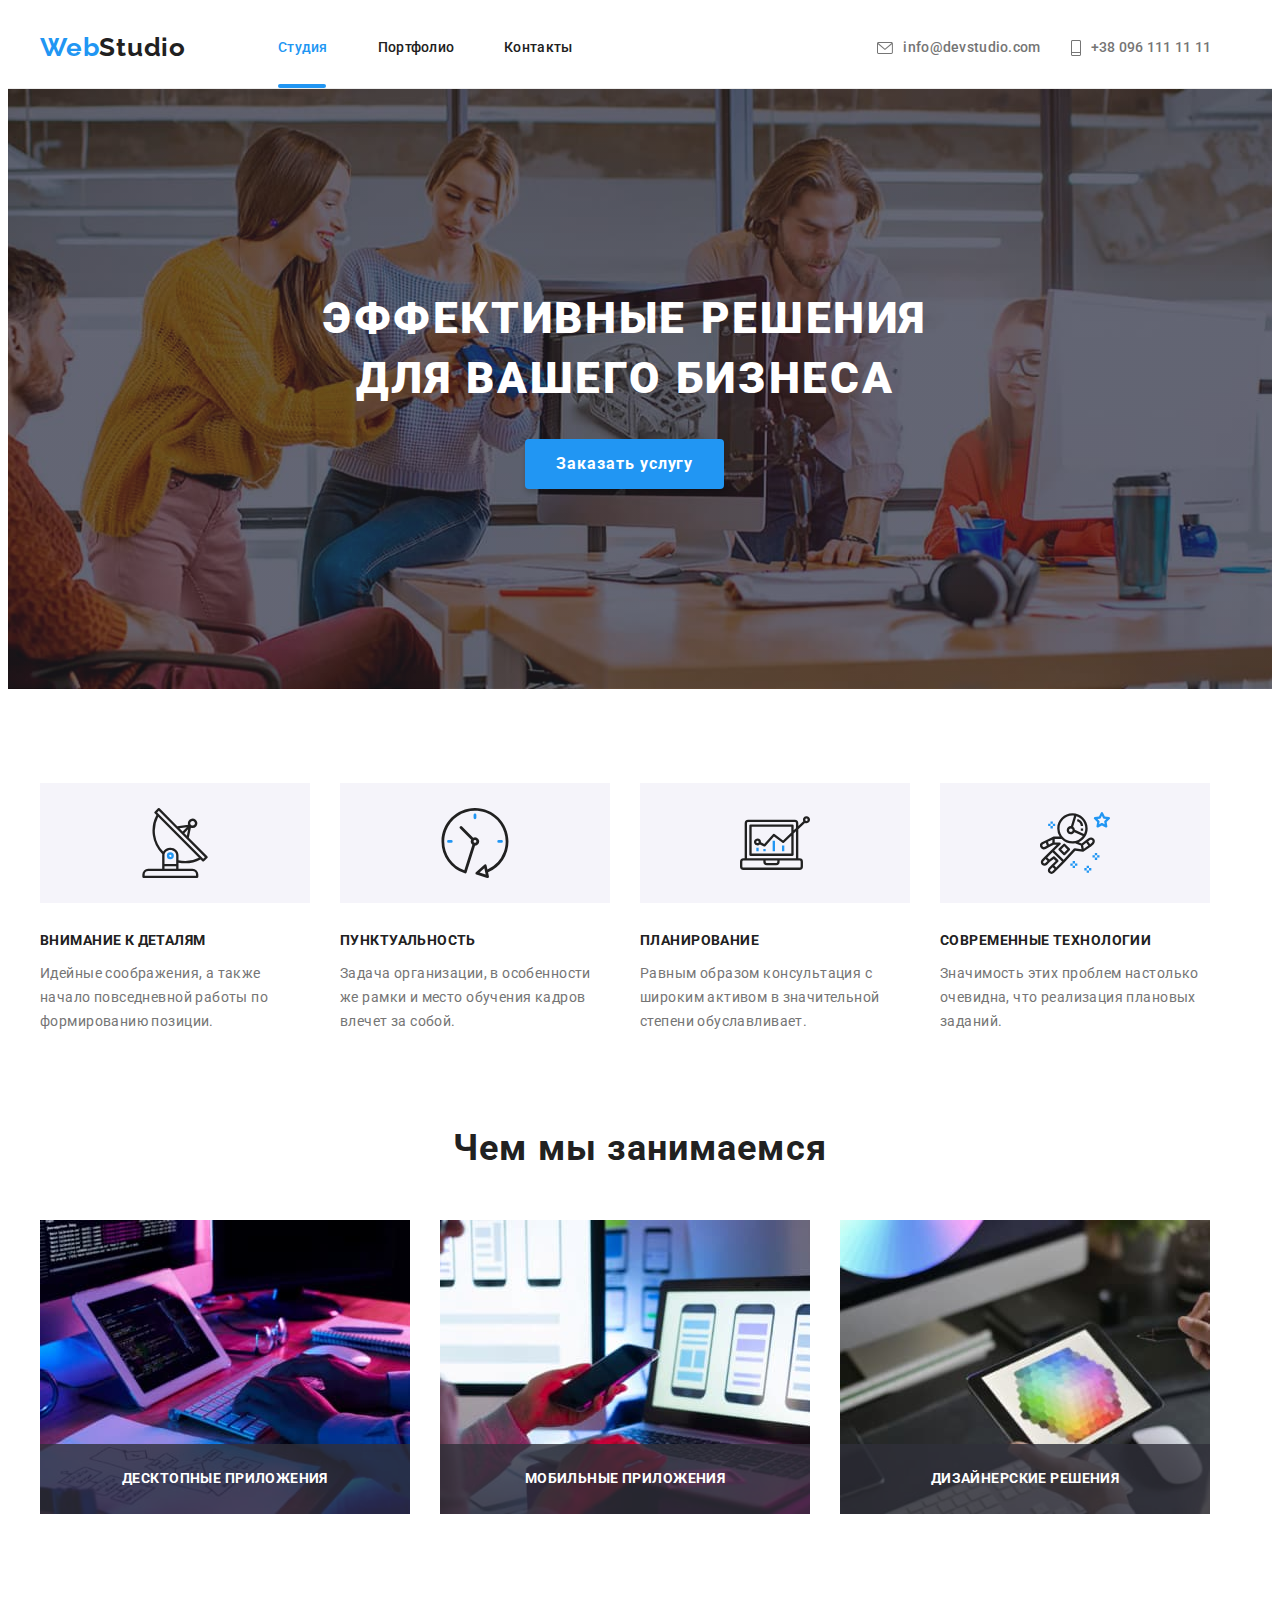
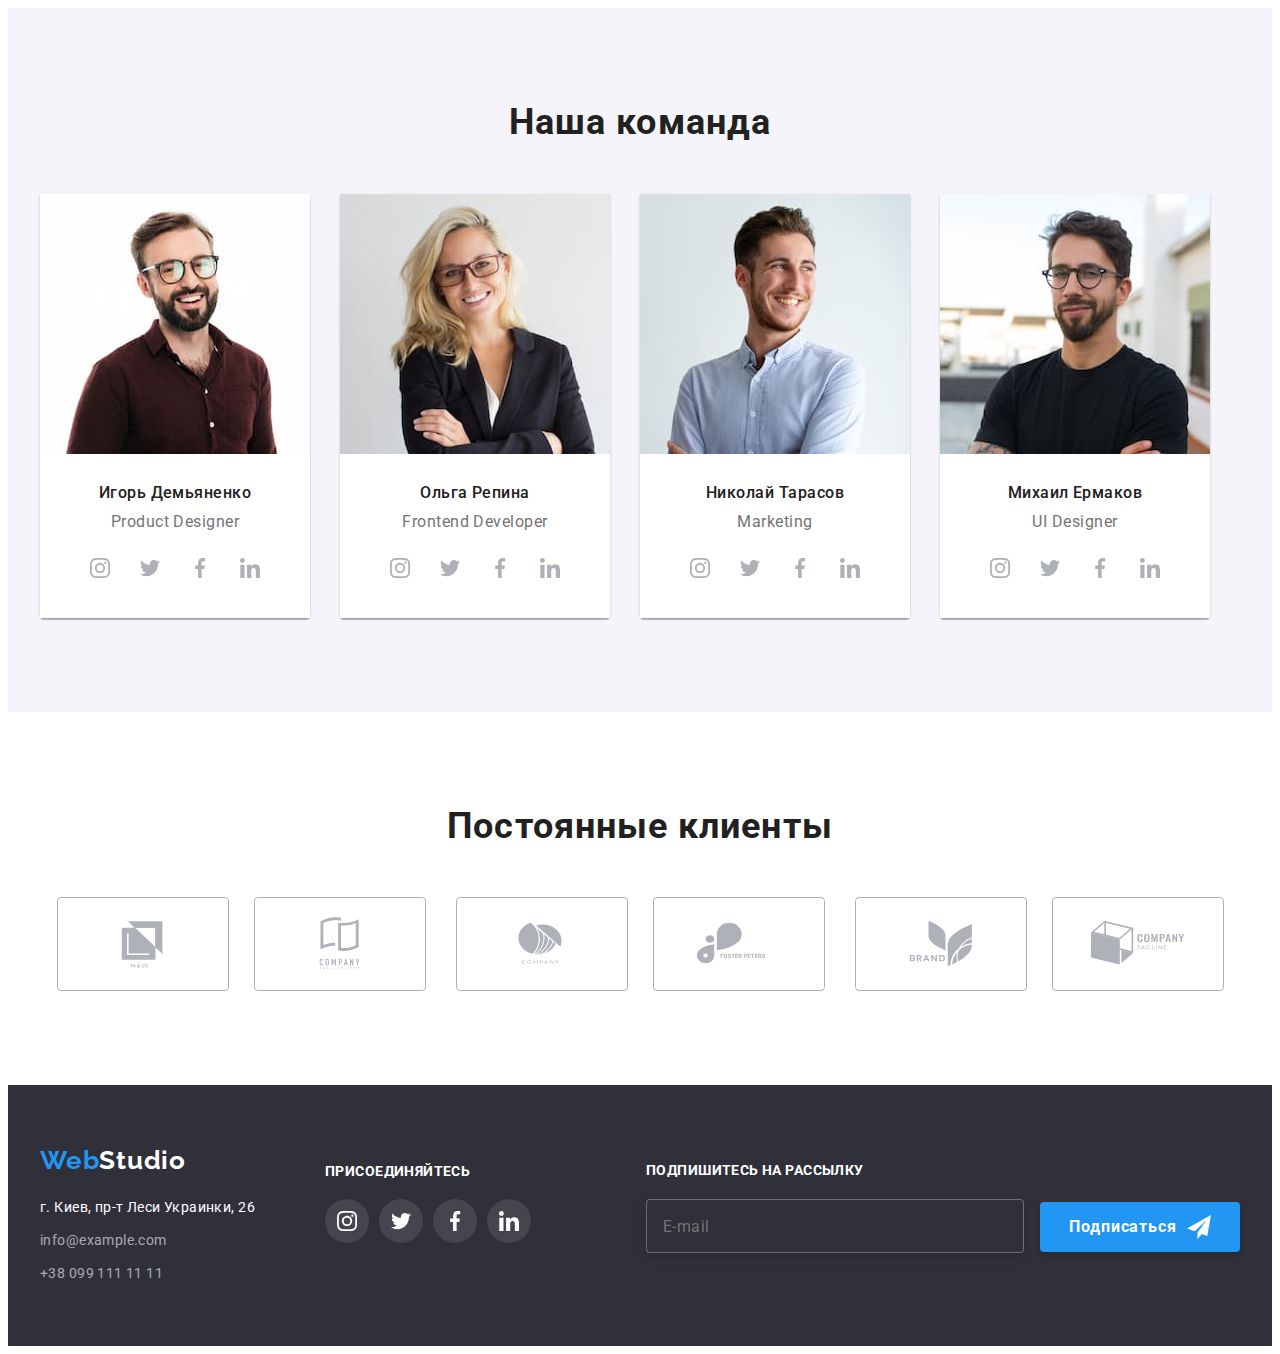
<file: index.html>
<!DOCTYPE html>
<html lang="ru">

<head>
    <meta charset="UTF-8">
    <meta http-equiv="X-UA-Compatible" content="IE=edge">
    <meta name="viewport" content="width=device-width, initial-scale=1.0">
    <title>WebStudio</title>
    <link rel="stylesheet" href="./css/main.min.css">
    <link rel="preconnect" href="https://fonts.googleapis.com">
    <link rel="preconnect" href="https://fonts.gstatic.com" crossorigin>
    <link href="https://fonts.googleapis.com/css2?family=Raleway:wght@700&family=Roboto:wght@400;500;700;900&display=swap"
        rel="stylesheet">
    <link rel="stylesheet" href="https://cdnjs.cloudflare.com/ajax/libs/modern-normalize/1.1.0/modern-normalize.min.css"
        integrity="sha512-wpPYUAdjBVSE4KJnH1VR1HeZfpl1ub8YT/NKx4PuQ5NmX2tKuGu6U/JRp5y+Y8XG2tV+wKQpNHVUX03MfMFn9Q=="
        crossorigin="anonymous" referrerpolicy="no-referrer" />
</head>

<body>
    <!-- Шапка сторінки -->
    <header class="page-header">
        <div class="container">
        <div class="header-style">
        <nav class="header-nav">
            <a href="index.html" class="page-header__logo"><span class="page-header__logo-color">Web</span>Studio</a>
            <ul class="page-header-list">
                <li class="page-header-list__item"><a href="./index.html" class="header-list__link current">Студия</a></li>
                <li class="page-header-list__item"><a href="./portfolio.html" class="header-list__link">Портфолио</a></li>
                <li class="page-header-list__item"><a href="" class="header-list__link">Контакты</a></li>
            </ul>
        </nav>  
        <ul class="header-right-list">
            <li class="header-right__item"> 
                <a class="header-right__link" href="mailto:info@devstudio.com">
                    <svg class="header-right__icon" width='16' height='12'><use href="./images/icons.svg#icon-email"></use></svg> info@devstudio.com</a>
            </li>
            <li class="header-right__item">
                <a class="header-right__link" href="tel:+380961111111">
                    <svg class="header-right__icon" width='10' height='16'><use href="./images/icons.svg#icon-phone"></use></svg> +38 096 111 11 11</a>
            </li>
        </ul>
        </div>
        <button class="menu-open" data-menu-open>
            <svg class="menu-open__icon" width='24' height='16'>
                <use href="./images/icons.svg#icon-open-menu"></use>
            </svg>
        </button>
        </div>
        <div class="mob-menu is-hidden" data-menu>
            <button class="menu-close" data-menu-close>
                <svg class="menu-open__icon" width='19' height='19'>
                    <use href="./images/icons.svg#icon-close-menu"></use>
                </svg>
            </button>
            <ul class="mob-menu-list">
                <li class="mob-menu-list__item"><a href="./index.html" class="mob-menu-list__link current">Студия</a></li>
                <li class="mob-menu-list__item"><a href="./portfolio.html" class="mob-menu-list__link">Портфолио</a></li>
                <li class="mob-menu-list__item"><a href="" class="mob-menu-list__link">Контакты</a></li>
            </ul>
            <ul class="mob-menu-connect">
                <li class="mob-menu-connect__item"><a class="mob-menu-connect__link color" href="tel:+380961111111">+38 096 111 11 11</a></li>
                <li class="mob-menu-connect__item"><a class="mob-menu-connect__link" href="mailto:info@devstudio.com">info@devstudio.com</a></li>
            </ul>
            <ul class="mob-menu-network">
                <li class="mob-menu-network__item"><a class="mob-menu-network__link" href="mailto:info@devstudio.com">Instagram</a></li>
                <li class="mob-menu-network__item"><a class="mob-menu-network__link" href="tel:+380961111111">Twitter</a></li>
                <li class="mob-menu-network__item"><a class="mob-menu-network__link" href="tel:+380961111111">Facebook</a></li>
                <li class="mob-menu-network__item"><a class="mob-menu-network__link" href="tel:+380961111111">LinkedIn</a></li>
            </ul>
        </div>
    </header>
    <!-- Унікальність сторінки -->
    <main class="page-main">
        <!-- Section 1 -->
        <section class="first-section first-section__style">
            <div class="container">
            <h1 class="first-section__title">ЭФФЕКТИВНЫЕ РЕШЕНИЯ ДЛЯ ВАШЕГО БИЗНЕСА</h1>
            <button data-modal-open type="button" class="first-section__btn pointer">Заказать услугу</button>
            <div data-modal class="backdrop is-hidden">
                <div class="modal">
                    <button data-modal-close type="button" class="modal__btn">
                        <svg class="modal__close-icon" width='11' height='11'>
                            <use href="./images/icons.svg#icon-close"></use>
                        </svg>
                    </button>
                    <form action="" class="form" autocomplete="off">
                        <b class="form__text">Оставьте свои данные, мы вам перезвоним</b>

                        <div class="form-field">
                        <label class="form-field__label" for="name">Имя</label>
                        <span>
                            <input class="form-field__input" type="text" name="name" id="name">
                            <svg class="form-field__icon" width='18' height='18'>
                                <use href="./images/icons.svg#icon-person-1"></use>
                            </svg>
                        </span>
                        </div>
                        
                        <div class="form-field">
                        <label class="form-field__label" for="tel">Телефон</label>
                        <span>
                            <input class="form-field__input" type="tel" name="tel" id="tel">
                            <svg class="form-field__icon" width='18' height='18'>
                                <use href="./images/icons.svg#icon-phone-1"></use>
                            </svg>
                        </span>
                        </div>

                        <div class="form-field">
                        <label class="form-field__label" for="mail">Почта</label>
                        <span>
                            <input class="form-field__input" type="email" name="mail" id="mail">
                            <svg class="form-field__icon" width='18' height='18'>
                                <use href="./images/icons.svg#icon-email-1"></use>
                            </svg>
                        </span>
                        </div>

                        <div class="form-field">
                        <label class="form-field__label" for="comment">Комментарий</label>
                        <textarea class="form-field__textarea" name="comment" id="comment" placeholder="Введите текст"></textarea>
                        </div>

                        <div class="form-checkbox">
                        <label class="form-checkbox__text" for="contract">
                        <input class="form-checkbox__input" type="checkbox" name="contract" value="contract" id="contract">
                            <span class="form-checkbox__icon-border"></span>
                        Соглашаюсь с рассылкой и принимаю <a class="form-checkbox__contract-link" href="">Условия договора</a>
                        </label>
                        </div>
                        <button class="form-button" type="submit">Отправить</button>
                    </form>
                </div>
            </div>
            </div>
        </section>
        <!-- Section 2 -->
        <section class="second-section">
            <div class="container">
            <h2 hidden>Особенности</h2>
            <ul class="second-section-list">
                <li class="second-section-list__item">
                    <div class="second-section-list__thumb"><svg class="second-section-list__icon" width='70' height='70'><use href="./images/icons.svg#icon-antenna"></use></svg></div>
                    <h3 class="second-section-list__title">ВНИМАНИЕ К ДЕТАЛЯМ</h3>
                    <p class="second-section-list__text">Идейные соображения, а также начало повседневной работы по формированию позиции.</p>
                </li>
                <li class="second-section-list__item">
                    <div class="second-section-list__thumb"><svg class="second-section-list__icon" width='70' height='70'><use href="./images/icons.svg#icon-clock"></use></svg></div>
                    <h3 class="second-section-list__title">ПУНКТУАЛЬНОСТЬ</h3>
                    <p class="second-section-list__text">Задача организации, в особенности же рамки и место обучения кадров влечет за собой.</p>
                </li>
                <li class="second-section-list__item">
                    <div class="second-section-list__thumb"><svg class="second-section-list__icon" width='70' height='70'><use href="./images/icons.svg#icon-diagram"></use></svg></div>
                    <h3 class="second-section-list__title">ПЛАНИРОВАНИЕ</h3>
                    <p class="second-section-list__text">Равным образом консультация с широким активом в значительной степени обуславливает.</p>
                </li>
                <li class="second-section-list__item">
                    <div class="second-section-list__thumb"><svg class="second-section-list__icon" width='70' height='70'><use href="./images/icons.svg#icon-astronaut"></use></svg></div>
                    <h3 class="second-section-list__title">СОВРЕМЕННЫЕ ТЕХНОЛОГИИ</h3>
                    <p class="second-section-list__text">Значимость этих проблем настолько очевидна, что реализация плановых заданий.</p>
                </li>
            </ul>
            </div>
        </section>
        <!-- Section 3 -->
        <section class="third-section">
            <div class="container">
            <h2 class="third-section__title">Чем мы занимаемся</h2>
            <ul class="third-section-list">
                <li class="third-section-list__item">
                    <picture>
                        <source srcset="./images/desktop/box1.jpg 1x, ./images/desktop/box@2x.jpg 2x" media="(min-width:1200px)" />
                        <img src="./images/img1.jpg" alt="copywriter">
                    </picture>
                    <p class="third-section-list__text">ДЕСКТОПНЫЕ ПРИЛОЖЕНИЯ</p>
                </li>
                <li class="third-section-list__item">
                    <picture>
                        <source srcset="./images/desktop/box2.jpg 1x, ./images/desktop/box2@2x.jpg 2x" media="(min-width:1200px)" />
                        <img src="./images/img2.jpg" alt="photo">
                    </picture>
                    <p class="third-section-list__text">МОБИЛЬНЫЕ ПРИЛОЖЕНИЯ</p>
                </li>
                <li class="third-section-list__item">
                    <picture>
                        <source srcset="./images/desktop/box3.jpg 1x, ./images/desktop/box3@2x.jpg 2x" media="(min-width:1200px)" />
                        <img src="./images/img3.jpg" alt="drow">
                    </picture>
                    <p class="third-section-list__text">ДИЗАЙНЕРСКИЕ РЕШЕНИЯ</p>
                </li>
            </ul>
            </div>
        </section>
        <!-- Section 4 -->
        <section class="four-section">
            <div class="container">
            <h2 class="four-section__team">Наша команда</h2>
            <ul class="four-section-list">
                <li class="four-section-list__item">
                    <picture>
                        <source 
                        srcset="./images/desktop/img.jpg 1x, ./images/desktop/img@2x.jpg 2x" 
                        media="(min-width:1200px)" 
                        />
                        <source 
                        srcset="./images/tablet/img.jpg 1x, ./images/tablet/img@2x.jpg 2x" 
                        media="(min-width:768px)" 
                        />
                        <source 
                        srcset="./images/mobile/img.jpg 1x, ./images/mobile/img@2x.jpg 2x" 
                        media="(min-width:480px)" 
                        />
                    <img src="./images/igor.jpg" alt="Igor">
                    <!-- width="270" height="260" -->
                    </picture>
                    <div class="four-section-list__underside">
                    <h3 class="four-section-list__title">Игорь Демьяненко</h3>
                    <p class="four-section-list__text">Product Designer</p>
                        <ul class="social-list">
                            <li class="social-list__item">
                                <a href="https://www.instagram.com/" target="_blank" class="social-list__link"><svg class="social-list__icon" width='20' height='20'><use href="./images/icons.svg#icon-instagram"></use></svg></a>
                            </li>
                            <li class="social-list__item">
                                <a href="https://twitter.com/?lang=uk" target="_blank" class="social-list__link"><svg class="social-list__icon" width='20' height='20'><use href="./images/icons.svg#icon-twitter"></use></svg></a>
                            </li>
                            <li class="social-list__item">
                                <a href="https://uk-ua.facebook.com/" target="_blank" class="social-list__link"><svg class="social-list__icon" width='20' height='20'><use href="./images/icons.svg#icon-facebook"></use></svg></a>
                            </li>
                            <li class="social-list__item">
                                <a href="https://www.linkedin.com/" target="_blank" class="social-list__link"><svg class="social-list__icon" width='20' height='20'><use href="./images/icons.svg#icon-linkedin"></use></svg></a>
                            </li>
                        </ul>
                    </div>
                </li>
                <li class="four-section-list__item">
                    <picture>
                        <source 
                        srcset="./images/desktop/img1.jpg 1x, ./images/desktop/img1@2x.jpg 2x" 
                        media="(min-width:1200px)"
                        />
                        <source 
                        srcset="./images/tablet/img1.jpg 1x, ./images/tablet/img1@2x.jpg 2x" 
                        media="(min-width:768px)"
                        />
                        <source 
                        srcset="./images/mobile/img1.jpg 1x, ./images/mobile/img1@2x.jpg 2x" 
                        media="(min-width:480px)" 
                        type="img/web"
                        />
                    <img src="./images/olga.jpg" alt="Olga">
                    </picture>
                    <div class="four-section-list__underside">
                    <h3 class="four-section-list__title">Ольга Репина</h3>
                    <p class="four-section-list__text">Frontend Developer</p>
                        <ul class="social-list">
                            <li class="social-list__item">
                                <a href="https://www.instagram.com/" target="_blank" class="social-list__link"><svg class="social-list__icon" width='20' height='20'><use href="./images/icons.svg#icon-instagram"></use></svg></a>
                            </li>
                            <li class="social-list__item">
                                <a href="https://twitter.com/?lang=uk" target="_blank" class="social-list__link"><svg class="social-list__icon" width='20' height='20'><use href="./images/icons.svg#icon-twitter"></use></svg></a>
                            </li>
                            <li class="social-list__item">
                                <a href="https://uk-ua.facebook.com/" target="_blank" class="social-list__link"><svg class="social-list__icon" width='20' height='20'><use href="./images/icons.svg#icon-facebook"></use></svg></a>
                            </li>
                            <li class="social-list__item">
                                <a href="https://www.linkedin.com/" target="_blank" class="social-list__link"><svg class="social-list__icon" width='20' height='20'><use href="./images/icons.svg#icon-linkedin"></use></svg></a>
                            </li>
                        </ul>
                    </div>
                </li>
                <li class="four-section-list__item">
                    <picture>
                        <source 
                        srcset="./images/desktop/img2.jpg 1x, ./images/desktop/img2@2x.jpg 2x" 
                        media="(min-width:1200px)"
                        />
                        <source 
                        srcset="./images/tablet/img2.jpg 1x, ./images/tablet/img2@2x.jpg 2x" 
                        media="(min-width:768px)"
                        />
                        <source 
                        srcset="./images/mobile/img2.jpg 1x, ./images/mobile/img2@2x.jpg 2x" 
                        media="(min-width:480px)" 
                        type="img/web"
                        />
                    <img src="./images/nik.jpg" alt="Nic">
                    </picture>
                    <div class="four-section-list__underside">
                    <h3 class="four-section-list__title">Николай Тарасов</h3>
                    <p class="four-section-list__text">Marketing</p>
                        <ul class="social-list">
                            <li class="social-list__item">
                                <a href="https://www.instagram.com/" target="_blank" class="social-list__link"><svg class="social-list__icon" width='20' height='20'><use href="./images/icons.svg#icon-instagram"></use></svg></a>
                            </li>
                            <li class="social-list__item">
                                <a href="https://twitter.com/?lang=uk" target="_blank" class="social-list__link"><svg class="social-list__icon" width='20' height='20'><use href="./images/icons.svg#icon-twitter"></use></svg></a>
                            </li>
                            <li class="social-list__item">
                                <a href="https://uk-ua.facebook.com/" target="_blank" class="social-list__link"><svg class="social-list__icon" width='20' height='20'><use href="./images/icons.svg#icon-facebook"></use></svg></a>
                            </li>
                            <li class="social-list__item">
                                <a href="https://www.linkedin.com/" target="_blank" class="social-list__link"><svg class="social-list__icon" width='20' height='20'><use href="./images/icons.svg#icon-linkedin"></use></svg></a>
                            </li>
                        </ul>
                    </div>
                </li>
                <li class="four-section-list__item">
                    <picture>
                        <source 
                        srcset="./images/desktop/img3.jpg 1x, ./images/desktop/img3@2x.jpg 2x" 
                        media="(min-width:1200px)"
                        />
                        <source 
                        srcset="./images/tablet/img3.jpg 1x, ./images/tablet/img3@2x.jpg 2x" 
                        media="(min-width:768px)"
                        />
                        <source 
                        srcset="./images/mobile/img3.jpg 1x, ./images/mobile/img3@2x.jpg 2x" 
                        media="(min-width:480px)" 
                        type="img/web"
                        />
                    <img src="./images/mikh.jpg" alt="Mykh">
                    </picture>
                    <div class="four-section-list__underside">
                    <h3 class="four-section-list__title">Михаил Ермаков</h3>
                    <p class="four-section-list__text">UI Designer</p>
                        <ul class="social-list">
                            <li class="social-list__item">
                                <a href="https://www.instagram.com/" target="_blank" class="social-list__link"><svg class="social-list__icon" width='20' height='20'><use href="./images/icons.svg#icon-instagram"></use></svg></a>
                            </li >
                            <li class="social-list__item">
                                <a href="https://twitter.com/?lang=uk" target="_blank" class="social-list__link"><svg class="social-list__icon" width='20' height='20'><use href="./images/icons.svg#icon-twitter"></use></svg></a>
                            </li>
                            <li class="social-list__item">
                                <a href="https://uk-ua.facebook.com/" target="_blank" class="social-list__link"><svg class="social-list__icon" width='20' height='20'><use href="./images/icons.svg#icon-facebook"></use></svg></a>
                            </li>
                            <li class="social-list__item">
                                <a href="https://www.linkedin.com/" target="_blank" class="social-list__link"><svg class="social-list__icon" width='20' height='20'><use href="./images/icons.svg#icon-linkedin"></use></svg></a>
                            </li>
                        </ul>
                    </div>
                </li>
            </ul>
            </div>
        </section>
        <section class="five-section">
            <div class="container">
                <h2 class="five-section__title">Постоянные клиенты</h2>
                <ul class="five-section-list">
                    <li class="five-section-list__item"><a href="" class="five-section-list__link"><svg class="five-section-list__icon" width='106' height='60'><use href="./images/icons.svg#icon-logo1"></use></svg></a></li>
                    <li class="five-section-list__item"><a href="" class="five-section-list__link"><svg class="five-section-list__icon" width='106' height='60'><use href="./images/icons.svg#icon-logo2"></use></svg></a></li>
                    <li class="five-section-list__item"><a href="" class="five-section-list__link"><svg class="five-section-list__icon" width='106' height='60'><use href="./images/icons.svg#icon-logo3"></use></svg></a></li>
                    <li class="five-section-list__item"><a href="" class="five-section-list__link"><svg class="five-section-list__icon" width='106' height='60'><use href="./images/icons.svg#icon-logo4"></use></svg></a></li>
                    <li class="five-section-list__item"><a href="" class="five-section-list__link"><svg class="five-section-list__icon" width='106' height='60'><use href="./images/icons.svg#icon-logo5"></use></svg></a></li>
                    <li class="five-section-list__item"><a href="" class="five-section-list__link"><svg class="five-section-list__icon" width='106' height='60'><use href="./images/icons.svg#icon-logo6"></use></svg></a></li>
                </ul>
            </div>
        </section>
    </main>
    <!-- підвал сторінки -->
    <footer class="page-footer">
        <div class="container footer">
        <div class="page-footer__left-part left-part">
            <a href="./index.html" class="left-part__link"><span class="page-footer__logo-color">Web</span>Studio</a>
        <address class="page-footer-location">
            г. Киев, пр-т Леси Украинки, 26 <br>
            <a href="mailto:info@example.com" class="page-footer-location__link">info@example.com</a> <br>
            <a href="tel:+380991111111" class="page-footer-location__link">+38 099 111 11 11</a>
        </address>
        </div>
        <div class="page-footer__center-part center-part">
            <h3 class="center-part__text">ПРИСОЕДИНЯЙТЕСЬ</h3>
            <ul class="center-part__list">
                <li class="center-part__item">
                    <a class="center-part__link" href="https://www.instagram.com/" target="_blank">
                        <svg class="center-part__icon" width='20' height='20'>
                            <use href="./images/icons.svg#icon-instagram"></use>
                        </svg>
                    </a>
                </li >
                <li class="center-part__item">
                    <a class="center-part__link" href="https://twitter.com/?lang=uk" target="_blank">
                        <svg class="center-part__icon" width='20' height='20'>
                            <use href="./images/icons.svg#icon-twitter"></use>
                        </svg>
                    </a>
                </li>
                <li class="center-part__item">
                    <a class="center-part__link" href="https://uk-ua.facebook.com/" target="_blank">
                        <svg class="center-part__icon" width='20' height='20'>
                            <use href="./images/icons.svg#icon-facebook"></use>
                        </svg>
                    </a>
                </li>
                <li class="center-part__item">
                    <a class="center-part__link" href="https://www.linkedin.com/" target="_blank">
                        <svg class="center-part__icon" width='20' height='20'>
                            <use href="./images/icons.svg#icon-linkedin"></use>
                        </svg>
                    </a>
                </li>
            </ul>            
        </div>
        <div class="page-footer__right-part right-part">
            <form action="" autocomplete="off">
                <p class="right-part__text">Подпишитесь на рассылку</p>
                <label for="mail"></label>
                <input class="right-part__input" type="email" name="mail" id="mail" placeholder="E-mail">
                <button class="page-footer-button" type="submit">Подписаться <svg class="page-footer-button__icon" width='24' height='24'><use href="./images/icons.svg#icon-send"></use></svg></button>
            </form>
        </div>
        </div>
    </footer>
    <script src="./js/modal.js"></script>
    <script src="./js/menu.js"></script>
</body>
</html>
</file>
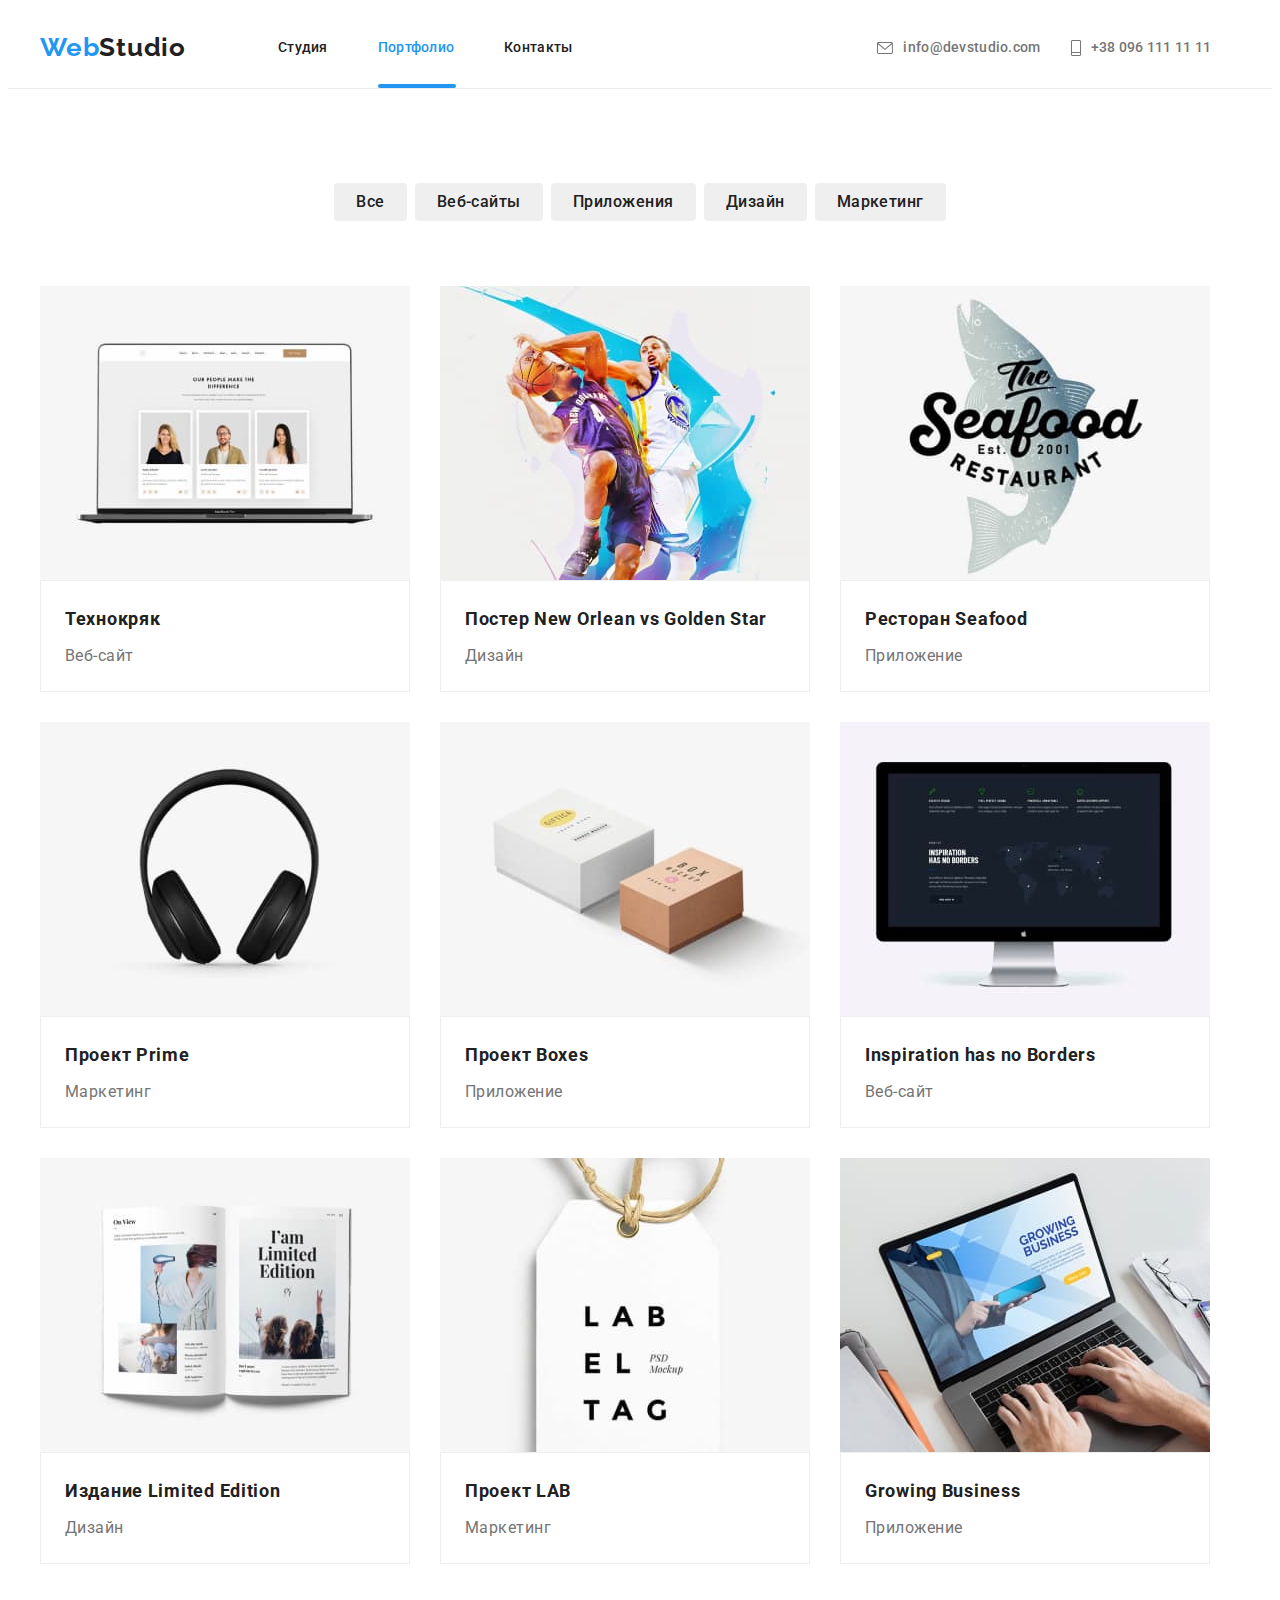
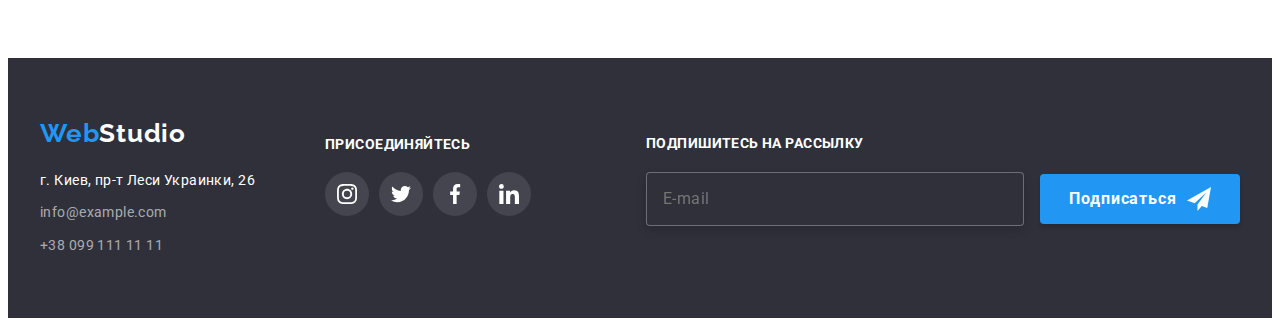
<file: portfolio.html>
<!DOCTYPE html>
<html lang="ru">
<head>
    <meta charset="UTF-8">
    <meta http-equiv="X-UA-Compatible" content="IE=edge">
    <meta name="viewport" content="width=device-width, initial-scale=1.0">
    <title>Portfolio</title>
    <link rel="stylesheet" href="./css/main.min.css">
    <link rel="preconnect" href="https://fonts.googleapis.com">
    <link rel="preconnect" href="https://fonts.gstatic.com" crossorigin>
    <link href="https://fonts.googleapis.com/css2?family=Raleway:wght@700&family=Roboto:wght@400;500;700;900&display=swap"
        rel="stylesheet">
    <link rel="stylesheet" href="https://cdnjs.cloudflare.com/ajax/libs/modern-normalize/1.1.0/modern-normalize.min.css"
        integrity="sha512-wpPYUAdjBVSE4KJnH1VR1HeZfpl1ub8YT/NKx4PuQ5NmX2tKuGu6U/JRp5y+Y8XG2tV+wKQpNHVUX03MfMFn9Q=="
        crossorigin="anonymous" referrerpolicy="no-referrer" />
</head>
<body>
    <!-- Шапка сторінки -->
    <header class="page-header">
        <div class="container">
        <div class="header-style">
        <nav class="header-nav">
            <a href="index.html" class="page-header__logo"><span class="page-header__logo-color">Web</span>Studio</a>
            <ul class="page-header-list">
                <li class="page-header-list__item"><a href="./index.html" class="header-list__link">Студия</a></li>
                <li class="page-header-list__item"><a href="./portfolio.html" class="header-list__link current current-portfolio">Портфолио</a></li>
                <li class="page-header-list__item"><a href="" class="header-list__link">Контакты</a></li>
            </ul>
        </nav>
        <ul class="header-right-list">
            <li class="header-right__item">
                <a class="header-right__link" href="mailto:info@devstudio.com"> 
                <svg class="header-right__icon" width='16' height='12'><use href="./images/icons.svg#icon-email"></use></svg>info@devstudio.com</a>
            </li>
            <li class="header-right__item">
                <a class="header-right__link" href="tel:+380961111111"> 
                <svg class="header-right__icon" width='10' height='16'><use href="./images/icons.svg#icon-phone"></use></svg> +38 096 111 11 11</a>
            </li>
        </ul>
        </div>
        <button class="menu-open" data-menu-open>
            <svg class="menu-open__icon" width='24' height='16'>
                <use href="./images/icons.svg#icon-open-menu"></use>
            </svg>
        </button>
        </div>
        <div class="mob-menu is-hidden" data-menu>
            <button class="menu-close" data-menu-close>
                <svg class="menu-open__icon" width='19' height='19'>
                    <use href="./images/icons.svg#icon-close-menu"></use>
                </svg>
            </button>
            <ul class="mob-menu-list">
                <li class="mob-menu-list__item"><a href="./index.html" class="mob-menu-list__link">Студия</a></li>
                <li class="mob-menu-list__item"><a href="./portfolio.html" class="mob-menu-list__link current">Портфолио</a></li>
                <li class="mob-menu-list__item"><a href="" class="mob-menu-list__link">Контакты</a></li>
            </ul>
            <ul class="mob-menu-connect">
                <li class="mob-menu-connect__item"><a class="mob-menu-connect__link color" href="tel:+380961111111">+38 096 111
                        11 11</a></li>
                <li class="mob-menu-connect__item"><a class="mob-menu-connect__link"
                        href="mailto:info@devstudio.com">info@devstudio.com</a></li>
            </ul>
            <ul class="mob-menu-network">
                <li class="mob-menu-network__item"><a class="mob-menu-network__link"
                        href="mailto:info@devstudio.com">Instagram</a></li>
                <li class="mob-menu-network__item"><a class="mob-menu-network__link" href="tel:+380961111111">Twitter</a></li>
                <li class="mob-menu-network__item"><a class="mob-menu-network__link" href="tel:+380961111111">Facebook</a></li>
                <li class="mob-menu-network__item"><a class="mob-menu-network__link" href="tel:+380961111111">LinkedIn</a></li>
            </ul>
        </div>
    </header>
    <!-- Унікальність сторінки -->
    <main class="page-main-portfolio">
    <!-- Перша секція -->
    <section class="first-section-portfolio">
        <div class="container">
        <h1 hidden>Portfolio</h1>
        <ul class="first-section-portfolio-list">
            <li class="first-section-portfolio-list__item"> <button type="button" class="first-section-portfolio-list__btn pointer">Все</button> </li>
            <li class="first-section-portfolio-list__item"> <button type="button" class="first-section-portfolio-list__btn pointer">Веб-сайты</button> </li>
            <li class="first-section-portfolio-list__item"> <button type="button" class="first-section-portfolio-list__btn pointer">Приложения</button> </li>
            <li class="first-section-portfolio-list__item"> <button type="button" class="first-section-portfolio-list__btn pointer">Дизайн</button> </li>
            <li class="first-section-portfolio-list__item"> <button type="button" class="first-section-portfolio-list__btn pointer">Маркетинг</button> </li>
         </ul>
        <ul class="portfolio-second-list">
            <li class="portfolio-second-list__item">
                <div class="portfolio-second-list__thumb">
                    <picture>
                        <source 
                        srcset="./images/desktop/portfolio1.jpg 1x, ./images/desktop/portfolio1@2x.jpg 2x" 
                        media="(min-width:1200px)"
                        />
                        <source 
                        srcset="./images/tablet/portfolio1.jpg 1x, ./images/tablet/portfolio1@2x.jpg 2x" 
                        media="(min-width:768px)"
                        />
                        <source 
                        srcset="./images/mobile/portfolio1.jpg 1x, ./images/mobile/portfolio1@2x.jpg 2x" 
                        media="(min-width:480px)" 
                        />
                    <img src="./images/laptop.jpg" alt="Технокряк">
                    </picture>   
                <p class="portfolio-second-list__text-thumb">Технокряк это современная площадка распространения коронавируса. Компании используют эту платформу для цифрового шпионажа и атак на защищённые сервера конкурентов.</p>
                </div>
                <div class="portfolio-card-border">
                <h2 class="portfolio-second-list__title">Технокряк</h2>
                <p class="portfolio-second-list__text">Веб-сайт</p>
                </div>
            </li>
            <li class="portfolio-second-list__item">
                <div class="portfolio-second-list__thumb">
                    <picture>
                        <source 
                        srcset="./images/desktop/portfolio2.jpg 1x, ./images/desktop/portfolio2@2x.jpg 2x" 
                        media="(min-width:1200px)"
                        />
                        <source 
                        srcset="./images/tablet/portfolio2.jpg 1x, ./images/tablet/portfolio2@2x.jpg 2x" 
                        media="(min-width:768px)"
                        />
                        <source 
                        srcset="./images/mobile/portfolio2.jpg 1x, ./images/mobile/portfolio2@2x.jpg 2x" 
                        media="(min-width:480px)" 
                        />
                    <img src="./images/poster.jpg" alt="Постер">
                    </picture>
                <p class="portfolio-second-list__text-thumb">Технокряк это современная площадка распространения коронавируса. Компании используют эту платформу для цифрового шпионажа и атак на защищённые сервера конкурентов.</p>
                </div>
                <div class="portfolio-card-border">
                <h2 class="portfolio-second-list__title">Постер New Orlean vs Golden Star</h2>
                <p class="portfolio-second-list__text">Дизайн</p>
                </div>
            </li>
            <li class="portfolio-second-list__item">
                <div class="portfolio-second-list__thumb">
                    <picture>
                        <source 
                        srcset="./images/desktop/portfolio3.jpg 1x, ./images/desktop/portfolio3@2x.jpg 2x" 
                        media="(min-width:1200px)"
                        />
                        <source 
                        srcset="./images/tablet/portfolio3.jpg 1x, ./images/tablet/portfolio3@2x.jpg 2x" 
                        media="(min-width:768px)"
                        />
                        <source 
                        srcset="./images/mobile/portfolio3.jpg 1x, ./images/mobile/portfolio3@2x.jpg 2x" 
                        media="(min-width:480px)" 
                        />
                    <img src="./images/seafood.jpg" alt="Ресторан">
                    </picture>
                <p class="portfolio-second-list__text-thumb">Технокряк это современная площадка распространения коронавируса. Компании используют эту платформу для цифрового шпионажа и атак на защищённые сервера конкурентов.</p>
                </div>
                <div class="portfolio-card-border">
                <h2 class="portfolio-second-list__title">Ресторан Seafood</h2>
                <p class="portfolio-second-list__text">Приложение</p>
                </div>
            </li>
            <li class="portfolio-second-list__item">
                <div class="portfolio-second-list__thumb">
                    <picture>
                        <source 
                        srcset="./images/desktop/portfolio4.jpg 1x, ./images/desktop/portfolio4@2x.jpg 2x" 
                        media="(min-width:1200px)"
                        />
                        <source 
                        srcset="./images/tablet/portfolio4.jpg 1x, ./images/tablet/portfolio4@2x.jpg 2x" 
                        media="(min-width:768px)"
                        />
                        <source 
                        srcset="./images/mobile/portfolio4.jpg 1x, ./images/mobile/portfolio4@2x.jpg 2x" 
                        media="(min-width:480px)" 
                        />
                    <img src="./images/headphone.jpg" alt="Проект-Prime">
                    </picture>
                <p class="portfolio-second-list__text-thumb">Технокряк это современная площадка распространения коронавируса. Компании используют эту платформу для цифрового шпионажа и атак на защищённые сервера конкурентов.</p>
                </div>
                <div class="portfolio-card-border">
                <h2 class="portfolio-second-list__title">Проект Prime</h2>
                <p class="portfolio-second-list__text">Маркетинг</p>
                </div>
            </li>
            <li class="portfolio-second-list__item">
                <div class="portfolio-second-list__thumb">
                    <picture>
                        <source 
                        srcset="./images/desktop/portfolio5.jpg 1x, ./images/desktop/portfolio5@2x.jpg 2x" 
                        media="(min-width:1200px)"
                        />
                        <source 
                        srcset="./images/tablet/portfolio5.jpg 1x, ./images/tablet/portfolio5@2x.jpg 2x" 
                        media="(min-width:768px)"
                        />
                        <source 
                        srcset="./images/mobile/portfolio5.jpg 1x, ./images/mobile/portfolio5@2x.jpg 2x" 
                        media="(min-width:480px)" 
                        />
                    <img src="./images/boxes.jpg" alt="Проект-Boxes">
                    </picture>
                <p class="portfolio-second-list__text-thumb">Технокряк это современная площадка распространения коронавируса. Компании используют эту платформу для цифрового шпионажа и атак на защищённые сервера конкурентов.</p>
                </div>
                <div class="portfolio-card-border">
                <h2 class="portfolio-second-list__title">Проект Boxes</h2>
                <p class="portfolio-second-list__text">Приложение</p>
                </div>
            </li>
            <li class="portfolio-second-list__item">
                <div class="portfolio-second-list__thumb">
                    <picture>
                        <source 
                        srcset="./images/desktop/portfolio6.jpg 1x, ./images/desktop/portfolio6@2x.jpg 2x" 
                        media="(min-width:1200px)"
                        />
                        <source 
                        srcset="./images/tablet/portfolio6.jpg 1x, ./images/tablet/portfolio6@2x.jpg 2x" 
                        media="(min-width:768px)"
                        />
                        <source 
                        srcset="./images/mobile/portfolio6.jpg 1x, ./images/mobile/portfolio6@2x.jpg 2x" 
                        media="(min-width:480px)" 
                        />
                    <img src="./images/screen.jpg" alt="Монитор">
                    </picture>
                <p class="portfolio-second-list__text-thumb">Технокряк это современная площадка распространения коронавируса. Компании используют эту платформу для цифрового шпионажа и атак на защищённые сервера конкурентов.</p>
                </div>
                <div class="portfolio-card-border">
                <h2 class="portfolio-second-list__title">Inspiration has no Borders</h2>
                <p class="portfolio-second-list__text">Веб-сайт</p>
                </div>
            </li>
            <li class="portfolio-second-list__item">
                <div class="portfolio-second-list__thumb">
                    <picture>
                        <source 
                        srcset="./images/desktop/portfolio7.jpg 1x, ./images/desktop/portfolio7@2x.jpg 2x" 
                        media="(min-width:1200px)"
                        />
                        <source 
                        srcset="./images/tablet/portfolio7.jpg 1x, ./images/tablet/portfolio7@2x.jpg 2x" 
                        media="(min-width:768px)"
                        />
                        <source 
                        srcset="./images/mobile/portfolio7.jpg 1x, ./images/mobile/portfolio7@2x.jpg 2x" 
                        media="(min-width:480px)" 
                        />
                    <img src="./images/book.jpg" alt="Книга">
                    </picture>
                <p class="portfolio-second-list__text-thumb">Технокряк это современная площадка распространения коронавируса. Компании используют эту платформу для цифрового шпионажа и атак на защищённые сервера конкурентов.</p>
                </div>
                <div class="portfolio-card-border">
                <h2 class="portfolio-second-list__title">Издание Limited Edition</h2>
                <p class="portfolio-second-list__text">Дизайн</p>
                </div>
            </li>
            <li class="portfolio-second-list__item">
                <div class="portfolio-second-list__thumb">
                    <picture>
                        <source 
                        srcset="./images/desktop/portfolio8.jpg 1x, ./images/desktop/portfolio8@2x.jpg 2x" 
                        media="(min-width:1200px)"
                        />
                        <source 
                        srcset="./images/tablet/portfolio8.jpg 1x, ./images/tablet/portfolio8@2x.jpg 2x" 
                        media="(min-width:768px)"
                        />
                        <source 
                        srcset="./images/mobile/portfolio8.jpg 1x, ./images/mobile/portfolio8@2x.jpg 2x" 
                        media="(min-width:480px)" 
                        />
                    <img src="./images/lab.jpg" alt="Проект-LAB">
                    </picture>
                <p class="portfolio-second-list__text-thumb">Технокряк это современная площадка распространения коронавируса. Компании используют эту платформу для цифрового шпионажа и атак на защищённые сервера конкурентов.</p>
                </div>
                <div class="portfolio-card-border">
                <h2 class="portfolio-second-list__title">Проект LAB</h2>
                <p class="portfolio-second-list__text">Маркетинг</p>
                </div>
            </li>
            <li class="portfolio-second-list__item">
                <div class="portfolio-second-list__thumb">
                    <picture>
                        <source 
                        srcset="./images/desktop/portfolio9.jpg 1x, ./images/desktop/portfolio9@2x.jpg 2x" 
                        media="(min-width:1200px)"
                        />
                        <source 
                        srcset="./images/tablet/portfolio9.jpg 1x, ./images/tablet/portfolio9@2x.jpg 2x" 
                        media="(min-width:768px)"
                        />
                        <source 
                        srcset="./images/mobile/portfolio9.jpg 1x, ./images/mobile/portfolio9@2x.jpg 2x" 
                        media="(min-width:480px)" 
                        />
                    <img src="./images/business.jpg" alt="Бизнес">
                    </picture>
                <p class="portfolio-second-list__text-thumb">Технокряк это современная площадка распространения коронавируса. Компании используют эту платформу для цифрового шпионажа и атак на защищённые сервера конкурентов.</p>
                </div>
                <div class="portfolio-card-border">
                <h2 class="portfolio-second-list__title">Growing Business</h2>
                <p class="portfolio-second-list__text">Приложение</p>
                </div>
            </li>
        </ul>
        </div>
    </section>
    </main>
    <!-- підвал сторінки -->
    <footer class="page-footer">
        <div class="container footer">
        <div class="page-footer__left-part left-part">
            <a href="index.html" class="left-part__link"><span class="page-footer__logo-color">Web</span>Studio</a>
        <address class="page-footer-location">
            г. Киев, пр-т Леси Украинки, 26 <br>
            <a href="mailto:info@example.com" class="page-footer-location__link">info@example.com</a> <br>
            <a href="tel:+380991111111" class="page-footer-location__link">+38 099 111 11 11</a>
        </address>
        </div>
        <div class="page-footer__center-part center-part">
            <h3 class="center-part__text">ПРИСОЕДИНЯЙТЕСЬ</h3>
            <ul class="center-part__list">
                <li class="center-part__item">
                    <a class="center-part__link" href="https://www.instagram.com/" target="_blank">
                        <svg class="center-part__icon" width='20' height='20'>
                            <use href="./images/icons.svg#icon-instagram"></use>
                        </svg>
                    </a>
                </li>
                <li class="center-part__item">
                    <a class="center-part__link" href="https://twitter.com/?lang=uk" target="_blank">
                        <svg class="center-part__icon" width='20' height='20'>
                            <use href="./images/icons.svg#icon-twitter"></use>
                        </svg>
                    </a>
                </li>
                <li class="center-part__item">
                    <a class="center-part__link" href="https://uk-ua.facebook.com/" target="_blank" >
                        <svg class="center-part__icon" width='20' height='20'>
                            <use href="./images/icons.svg#icon-facebook"></use>
                        </svg>
                    </a>
                </li>
                <li class="center-part__item">
                    <a class="center-part__link" href="https://www.linkedin.com/" target="_blank">
                        <svg class="center-part__icon" width='20' height='20'>
                            <use href="./images/icons.svg#icon-linkedin"></use>
                        </svg>
                    </a>
                </li>
            </ul>
        </div>
        <div class="page-footer__right-part right-part">
            <form action="" autocomplete="off">
                <p class="right-part__text">Подпишитесь на рассылку</p>
                <label for="mail"></label>
                <input class="right-part__input" type="email" name="mail" id="mail" placeholder="E-mail">
                <button class="page-footer-button" type="submit">Подписаться<svg class="page-footer-button__icon" width='24' height='24'><use href="./images/icons.svg#icon-send"></use></svg></button>
            </form>
        </div>
        </div>
    </footer>
    <script src="./js/menu.js"></script>
</body>
</html>
</file>
<file: css/main.min.css>
:root{--blue-text-color: #2196f3;--title-text-color: #212121;--secondary-text-color: #ffffff;--primary-text-color: #757575;--support-text-color: rgba(255, 255, 255, 0.6);--color-four-section: #f5f4fa;--background-color-footer: #2f303a;--time-animation: 250ms;--cubik-transform: cubic-bezier(0.4, 0, 0.2, 1)}body{font-family:"Roboto", sans-serif;color:var(--title-text-color);font-style:normal}img{display:block;max-width:100%;height:auto}.container{padding-left:15px;padding-right:15px;width:100%;margin:0 auto}@media screen and (min-width: 480px){.container{max-width:480px}}@media screen and (min-width: 768px){.container{max-width:768px}}@media screen and (min-width: 1200px){.container{max-width:1200px}}.page-header{background-color:var(--secondary-text-color);border-bottom:1px solid #ececec}.page-header .container{display:flex;align-items:center;justify-content:space-between}.header-style{display:flex;align-items:center}.header-nav{display:flex;align-items:center;position:relative}.page-header__logo{color:var(--title-text-color);font-family:"Raleway", serif;font-style:normal;font-weight:bold;font-size:26px;line-height:1.19;letter-spacing:0.03em;text-decoration:none;width:145px;display:block;margin-right:auto;margin-top:24px;margin-bottom:25px}@media screen and (min-width: 768px) and (max-width: 1199px){.page-header__logo{font-size:24px;line-height:1.16}}.page-header__logo-color,.page-footer__logo-color{color:var(--blue-text-color)}.page-header-list{list-style:none;display:flex;padding-left:93px;margin-top:0px;margin-bottom:0px;display:none}@media screen and (min-width: 768px) and (max-width: 1199px){.page-header-list{display:block;display:flex;padding-left:88px}}@media screen and (min-width: 1200px){.page-header-list{display:flex}}.page-header-list__item:not(:last-child){margin-right:50px}.header-right-list{display:flex;align-items:center;margin-left:auto;margin-top:0;margin-bottom:0;padding-left:0;list-style:none;display:none}@media screen and (min-width: 768px) and (max-width: 1199px){.header-right-list{display:block;margin-left:71px}}@media screen and (min-width: 1200px){.header-right-list{display:flex;margin-left:305px}}.header-right__item{margin-right:30px}.header-right__item:last-child{margin-right:0}.header-right__item:hover,.header-right__item:focus{fill:var(--blue-text-color);transition:fill var(--time-animation) var(--cubik-transform)}@media screen and (min-width: 768px) and (max-width: 1199px){.header-right__item{margin-right:0;padding-top:5px;padding-bottom:5px}}.header-list__link{display:flex;padding-top:20px;padding-bottom:20px;transition:var(--time-animation) var(--cubik-transform);color:var(--title-text-color);text-decoration:none;font-family:"Roboto";font-style:normal;font-weight:500;font-size:14px;line-height:1.14;letter-spacing:0.02em}.header-list__link:hover,.header-list__link:focus{color:var(--blue-text-color);transition:color var(--time-animation) var(--cubik-transform)}.page-header .current{color:#2196f3;font-weight:500;font-size:14px}.page-header .current::after{position:absolute;bottom:0px;content:"";width:48px;height:4px;background-color:var(--blue-text-color);border-radius:4px;margin-top:28px;display:none}@media screen and (min-width: 768px) and (max-width: 1199px){.page-header .current::after{display:block}}@media screen and (min-width: 1200px){.page-header .current::after{display:flex}}.page-header .current-portfolio::after{position:absolute;bottom:0px;content:"";width:78px;height:4px;background-color:var(--blue-text-color);border-radius:4px;margin-top:28px;display:none}@media screen and (min-width: 768px) and (max-width: 1199px){.page-header .current-portfolio::after{display:block}}@media screen and (min-width: 1200px){.page-header .current-portfolio::after{display:block}}.header-right__link{color:var(--primary-text-color);text-decoration:none;font-family:"Roboto";font-style:normal;font-weight:500;font-size:14px;line-height:1.14;letter-spacing:0.02em;display:flex;align-items:center;padding-top:20px;padding-bottom:20px;fill:var(--primary-text-color);transition:var(--time-animation) var(--cubik-transform)}.header-right__link:hover,.header-right__link:focus{color:var(--blue-text-color);transition:color var(--time-animation) var(--cubik-transform)}.header-right__link:hover,.header-right__link:focus{fill:var(--blue-text-color);transition:fill var(--time-animation) var(--cubik-transform)}@media screen and (min-width: 768px) and (max-width: 1199px){.header-right__link{font-size:12px;line-height:1.16;padding-top:0px;padding-bottom:0px;margin-bottom:10px}}@media screen and (min-width: 768px) and (max-width: 1199px){.header-right__link:last-child{margin-bottom:0px}}.header-right__icon{display:flex;align-items:center;margin-right:10px}.menu-open{margin-right:7px;background-color:transparent;color:#212121;border:none}.menu-open:hover,.menu-open:focus{fill:var(--blue-text-color)}@media screen and (min-width: 768px){.menu-open{display:none}}.mob-menu{width:100vw;height:100vh;position:fixed;background-color:#ffffff;top:0;right:0;padding-top:20px;padding-left:40px;display:flex;flex-direction:column;justify-content:space-between;z-index:1}@media screen and (min-width: 768px){.mob-menu{display:none}}.mob-menu.is-hidden{opacity:0;visibility:hidden;pointer-events:none}.menu-close{background-color:transparent;color:#212121;border:none;margin-left:auto;display:block;padding-right:25px}.menu-close:hover,.menu-close:focus{fill:var(--blue-text-color)}.mob-menu-list{list-style:none;padding-left:0;margin-bottom:auto}.mob-menu-list__item{display:block}.mob-menu-list__item:not(:last-child){margin-bottom:64px}.mob-menu-list__link{text-decoration:none;font-family:Roboto;font-style:normal;font-weight:500;font-size:40px;line-height:1.17px;text-align:center;color:#212112}.mob-menu-list__link.current{text-decoration:none;font-family:Roboto;font-style:normal;font-weight:500;font-size:40px;line-height:1.17px;text-align:center;color:var(--blue-text-color)}.mob-menu-connect{padding-left:0;margin-bottom:64px}.mob-menu-connect__item{list-style:none}.mob-menu-connect__item:not(:last-child){margin-bottom:32px}.mob-menu-connect__link{font-family:Roboto;font-style:normal;font-weight:500;font-size:24px;line-height:2;letter-spacing:0.02em;text-decoration:none;color:var(--primary-text-color)}.mob-menu-connect__link.color{font-family:Roboto;font-style:normal;font-weight:500;font-size:34px;line-height:1.17;letter-spacing:0.02em;color:var(--blue-text-color)}.mob-menu-network{padding-bottom:48px;margin:0;padding-left:0;display:flex}.mob-menu-network__item{list-style:none}.mob-menu-network__item:not(:last-child){margin-right:10px}.mob-menu-network__item:not(:last-child){border-right:1px solid rgba(33,33,33,0.2);padding-right:10px}.mob-menu-network__link{text-decoration:none;font-family:Roboto;font-style:normal;font-weight:500;font-size:18px;line-height:1.22;letter-spacing:0.02em;color:var(--blue-text-color)}.first-section{padding-top:118px;padding-bottom:118px}@media screen and (min-width: 1200px){.first-section{padding-top:200px;padding-bottom:200px}}.first-section__style{margin:0 auto;width:100%;padding-bottom:118px;padding-top:118px;background-color:var(--main-background-color);background-image:linear-gradient(rgba(47,48,58,0.4), rgba(47,48,58,0.4)),url(../images/mobile/imghero@2x.jpg);background-size:cover;background-repeat:no-repeat;background-position:center}@media (min-device-pixel-ratio: 2), (-webkit-min-device-pixel-ratio: 2), (min-resolution: 192dpi), (min-resolution: 2dppx){.first-section__style{background-image:linear-gradient(rgba(47,48,58,0.4), rgba(47,48,58,0.4)),url(../images/mobile/imghero@2x.jpg)}}@media screen and (min-width: 768px){.first-section__style{max-width:768px;background-image:linear-gradient(rgba(47,48,58,0.4), rgba(47,48,58,0.4)),url(../images/tablet/imghero.jpg)}}@media screen and (min-width: 768px) and (min-device-pixel-ratio: 2), screen and (min-width: 768px) and (-webkit-min-device-pixel-ratio: 2), screen and (min-width: 768px) and (min-resolution: 192dpi), screen and (min-width: 768px) and (min-resolution: 2dppx){.first-section__style{background-image:linear-gradient(rgba(47,48,58,0.4), rgba(47,48,58,0.4)),url(../images/tablet/imghero@2x.jpg)}}@media screen and (min-width: 1200px){.first-section__style{max-width:1600px;padding-bottom:200px;padding-top:200px;background-image:linear-gradient(rgba(47,48,58,0.4), rgba(47,48,58,0.4)),url(../images/desktop/imghero.jpg)}}@media screen and (min-width: 1200px) and (min-device-pixel-ratio: 2), screen and (min-width: 1200px) and (min-resolution: 192dpi), screen and (min-width: 1200px) and (min-resolution: 2dppx){.first-section__style{background-image:linear-gradient(rgba(47,48,58,0.4), rgba(47,48,58,0.4)),url(../images/desktop/imghero@2x.jpg)}}.first-section__title{color:var(--secondary-text-color);font-family:"Roboto";font-style:normal;font-weight:900;font-size:26px;line-height:1.61;text-align:center;letter-spacing:0.06em;width:360px;margin:0;margin-left:auto;margin-right:auto;margin-bottom:30px}@media screen and (min-width: 768px){.first-section__title{margin-right:189px;margin-left:189px}}@media screen and (min-width: 1200px){.first-section__title{font-size:44px;line-height:1.36;width:696px;display:inline-block;margin-bottom:30px;margin-left:237px;margin-right:237px;margin-top:0}}.first-section__btn{color:var(--secondary-text-color);background-color:var(--blue-text-color);font-family:"Roboto";font-style:normal;font-weight:bold;font-size:16px;line-height:1.87;text-align:center;letter-spacing:0.06em;padding:10px 31px;margin:0px 125px;box-shadow:0px 4px 4px rgba(0,0,0,0.15);border-radius:4px;border:none;transition:var(--time-animation) var(--cubik-transform)}.first-section__btn:hover,.first-section__btn:focus{color:var(--blue-text-color);background-color:var(--secondary-text-color);border:none;transition:background-color var(--time-animation) var(--cubik-transform),color var(--time-animation) var(--cubik-transform),border var(--time-animation) var(--cubik-transform)}@media screen and (min-width: 768px){.first-section__btn{margin-right:269px;margin-left:269px}}@media screen and (min-width: 1200px){.first-section__btn{display:inline-block;margin-top:0px;margin-left:485px;margin-right:485px}}.pointer{cursor:pointer}.backdrop{position:fixed;top:0;left:0;width:100vw;height:100vh;background-color:rgba(0,0,0,0.2);display:flex;align-items:center;justify-content:center;opacity:1;transition:opacity 250ms cubic-bezier(0.4, 0, 0.2, 1);z-index:2}.backdrop.is-hidden .modal{transform:scale(0.8)}.backdrop.is-hidden{opacity:0;pointer-events:none}.modal{position:relative;min-height:581px;min-width:450px;background-color:#fff;box-shadow:0px 1px 3px rgba(0,0,0,0.12),0px 1px 1px rgba(0,0,0,0.14),0px 2px 1px rgba(0,0,0,0.2);border-radius:4px;transform:scale(1);transition:transform 250ms cubic-bezier(0.4, 0, 0.2, 1)}@media screen and (min-width: 1200px){.modal{min-width:528px}}.modal__btn{position:absolute;right:8px;top:8px;width:30px;height:30px;border:1px solid rgba(0,0,0,0.1);background-color:unset;border-radius:50%;padding:0;margin:0;display:flex;align-items:center;justify-content:center}.modal__close-icon{transition:var(--time-animation) var(--cubik-transform)}.modal__close-icon:hover,.modal__close-icon:focus{fill:var(--blue-text-color);cursor:pointer;transition:fill var(--time-animation) var(--cubik-transform)}.form{padding:40px;width:450px}@media screen and (min-width: 1200px){.form{width:100%;margin-left:auto;margin-right:auto}}.form__text{font-family:Roboto;font-style:normal;font-weight:bold;font-size:20px;line-height:1.15;text-align:center;letter-spacing:0.03em;color:#212121;display:flex;align-items:center;justify-content:center}.form-field{display:flex;flex-direction:column;margin-top:10px;position:relative}.form-field__label{font-family:Roboto;font-style:normal;font-weight:normal;font-size:12px;line-height:1.16;letter-spacing:0.01em;color:#757575;margin-bottom:4px}.form-field__input{width:370px;height:40px;border:1px solid rgba(33,33,33,0.2);border-radius:4px;padding:11px 42px;transition:var(--time-animation) var(--cubik-transform)}.form-field__input:hover,.form-field__input:focus{border-color:var(--blue-text-color);outline:none;cursor:pointer;transition:border-color var(--time-animation) var(--cubik-transform)}@media screen and (min-width: 1200px){.form-field__input{width:448px}}.form-field__icon{right:0;left:0;position:absolute;transform:translateY(60%);margin-left:12px;transition:var(--time-animation) var(--cubik-transform)}.form-field__icon:hover,.form-field__icon:focus{fill:var(--blue-text-color);cursor:pointer;transition:fill var(--time-animation) var(--cubik-transform)}.form-field__input:hover+.form-field__icon,.form-field__input:focus+.form-field__icon{fill:var(--blue-text-color);transition:fill var(--time-animation) var(--cubik-transform)}.form-field__textarea{padding:12px 16px;width:370px;height:120px;resize:none;border:1px solid rgba(33,33,33,0.2);border-radius:4px;transition:var(--time-animation) var(--cubik-transform)}.form-field__textarea:hover,.form-field__textarea:focus{border-color:var(--blue-text-color);outline:none;cursor:pointer;transition:border-color var(--time-animation) var(--cubik-transform)}@media screen and (min-width: 1200px){.form-field__textarea{width:448px}}.form-field textarea::placeholder{font-family:Roboto;font-style:normal;font-weight:normal;font-size:14px;line-height:1.14;letter-spacing:0.01em;color:rgba(117,117,117,0.5)}.form-checkbox{position:relative;display:flex;align-items:center;justify-content:center;margin-top:20px;margin-bottom:30px}.form-checkbox__text{font-family:Roboto;font-style:normal;font-weight:normal;font-size:12px;line-height:1.16;letter-spacing:0.03em;color:#757575;display:flex;align-items:center}@media screen and (min-width: 1200px){.form-checkbox__text{font-size:14px;line-height:1.71}}.form-checkbox__input{position:absolute;width:1px;height:1px;margin:-1px;border:0;padding:0;clip:rect(0 0 0 0);overflow:hidden}.form-checkbox__icon-border{display:inline-block;width:16px;height:15px;border:2px solid #212121;border-radius:3px;margin-right:8px;position:relative}.form-checkbox__input:checked+.form-checkbox__icon-border{border-color:transparent;background-color:var(--blue-text-color);background-image:url("../images/check.svg");background-size:contain;background-origin:border-box;background-repeat:no-repeat;background-position:0% 50%}.form-checkbox__contract-link{color:var(--blue-text-color);font-family:Roboto;font-style:normal;font-weight:normal;font-size:12px;line-height:1.16;letter-spacing:0.03em;margin-left:4px}.form-checkbox__contract-link:hover,.form-checkbox__contract-link:focus{color:var(--blue-text-color)}@media screen and (min-width: 1200px){.form-checkbox__contract-link{font-size:14px;line-height:1.71}}.form-button{width:200px;height:50px;display:flex;margin-left:auto;margin-right:auto;align-items:center;justify-content:center;font-family:Roboto;font-style:normal;font-weight:bold;font-size:16px;line-height:1.87;letter-spacing:0.06em;color:#ffffff;padding:0;background-color:var(--blue-text-color);box-shadow:0px 4px 4px rgba(0,0,0,0.15);border-radius:4px;border:none;cursor:pointer}.second-section{background-color:var(--secondary-text-color);margin-top:0px;margin-bottom:0px;padding-top:60px;padding-bottom:60px}@media screen and (min-width: 768px){.second-section{padding-top:60px;padding-bottom:60px}}@media screen and (min-width: 1200px){.second-section{padding-top:94px;padding-bottom:94px}}.second-section-list{list-style:none;margin-top:0px;margin-bottom:0px;padding-left:0px;display:flex;flex-wrap:wrap}@media screen and (min-width: 768px) and (max-width: 1199px){.second-section-list{margin-left:-15px;margin-right:-15px}}@media screen and (min-width: 768px) and (max-width: 1199px){.second-section-list__item:not(:last-child){margin-bottom:15px}}@media screen and (min-width: 768px) and (max-width: 1199px){.second-section-list__item:nth-child(-n+2){margin-top:0px}}@media screen and (min-width: 768px) and (max-width: 1199px){.second-section-list__item:nth-last-child(-n+2){margin-bottom:0px}}@media screen and (min-width: 768px) and (max-width: 1199px){.second-section-list__item{width:calc((100% - 15px * 4) / 2);margin:15px}}@media screen and (min-width: 1200px){.second-section-list__item{width:270px;margin-right:30px}.second-section-list__item:nth-child(4n){margin-right:0}}@media screen and (max-width: 767px){.second-section-list__item:not(:last-child){margin-bottom:30px}}.second-section-list__thumb{background-color:#f5f4fa;margin-bottom:30px;height:120px;display:flex;align-items:center;justify-content:center}@media screen and (min-width: 768px) and (max-width: 1199px){.second-section-list__thumb{width:357px}}.second-section-list__icon{display:flex;align-items:center}.second-section-list__title{color:var(--title-text-color);font-family:Roboto;font-style:normal;font-weight:bold;font-size:14px;line-height:1.14;letter-spacing:0.03em;margin-top:0px;margin-bottom:0px;display:flex;justify-content:center}@media screen and (min-width: 1200px){.second-section-list__title{display:block}}@media screen and (min-width: 768px) and (max-width: 1199px){.second-section-list__title{display:block}}.second-section-list__text{color:var(--primary-text-color);font-family:Roboto;font-style:normal;font-weight:normal;font-size:14px;line-height:1.71;letter-spacing:0.03em;margin-bottom:0;margin-top:10px}@media screen and (min-width: 1200px){.second-section-list__text{margin-top:14px}}.third-section{padding-bottom:94px}@media screen and (min-width: 0px) and (max-width: 1199px){.third-section{display:none}}.third-section__title{color:var(--title-text-color);font-family:Roboto;font-style:normal;font-weight:bold;font-size:36px;line-height:1.16;text-align:center;letter-spacing:0.03em;display:block;margin-top:0;margin-bottom:50px;margin-right:0;margin-left:0}.third-section-list{list-style:none;display:flex;margin-top:0;margin-bottom:0;padding-left:0;margin-right:0}.third-section-list__item{display:flex;width:370px;margin-right:30px;position:relative;align-items:center;justify-content:center;z-index:1}.third-section-list__item:nth-child(3n){margin-right:0}.third-section-list__text{font-family:Roboto;font-style:normal;font-weight:bold;font-size:14px;line-height:1.14;text-align:center;letter-spacing:0.03em;text-transform:uppercase;display:flex;position:absolute;bottom:0px;margin:0;color:#fff;background-color:rgba(47,48,58,0.8);height:70px;width:370px;align-items:center;justify-content:center}.four-section{background-color:var(--color-four-section);margin-bottom:0px;padding-bottom:60px;padding-top:60px}@media screen and (min-width: 1200px){.four-section{padding-bottom:94px;padding-top:94px}}.four-section__team{color:var(--title-text-color);font-family:Roboto;font-style:normal;font-weight:bold;font-size:28px;line-height:1.17;text-align:center;letter-spacing:0.03em;display:block;margin-top:0;margin-bottom:30px;margin-right:0;margin-left:0}@media screen and (min-width: 1200px){.four-section__team{font-size:36px;line-height:1.16;margin-bottom:50px}}.four-section-list{list-style:none;margin-top:0px;margin-bottom:0px;padding-left:0px}@media screen and (min-width: 1200px){.four-section-list{display:flex}}.four-section-list__item{display:inline-block;width:450px;height:auto;box-shadow:0px 1px 3px rgba(0,0,0,0.12),0px 1px 1px rgba(0,0,0,0.14),0px 2px 1px rgba(0,0,0,0.2);border-radius:0px 0px 4px 4px;margin-right:0}.four-section-list__item:not(:nth-child(4n)){margin-bottom:30px}@media screen and (min-width: 1200px){.four-section-list__item:not(:nth-child(4n)){margin-bottom:0}}@media screen and (min-width: 768px) and (max-width: 1199px){.four-section-list__item:not(:nth-child(2n)){margin-right:30px}}@media screen and (min-width: 768px) and (max-width: 1199px){.four-section-list__item:not(:nth-child(2n+1)){margin-right:-15px;margin-bottom:30px}}@media screen and (min-width: 768px) and (max-width: 1199px){.four-section-list__item:nth-child(n+2){margin-bottom:0px}}@media screen and (min-width: 768px) and (max-width: 1199px){.four-section-list__item{width:352px}}@media screen and (min-width: 1200px){.four-section-list__item{width:270px;margin-right:30px}}@media screen and (min-width: 1200px){.four-section-list__item:nth-child(4n){margin-right:0}}.four-section-list__underside{padding-top:30px;padding-bottom:24px;background-color:#fff}@media screen and (min-width: 1200px){.four-section-list__underside{padding-bottom:30px}}.four-section-list__title{color:var(--title-text-color);font-family:Roboto;font-style:normal;font-weight:500;font-size:16px;line-height:1.18;text-align:center;letter-spacing:0.03em;margin-top:0;margin-bottom:10px}.four-section-list__text{color:var(--primary-text-color);font-family:Roboto;font-style:normal;font-weight:normal;font-size:16px;line-height:1.18;text-align:center;letter-spacing:0.03em;margin-bottom:16px;margin-top:0px}.social-list{list-style:none;display:flex;margin-bottom:0;margin-top:0;justify-content:center;padding:0}.social-list__item{width:40px;height:40px;padding:0;border:none;color:#afb1b8;border-radius:50%;align-items:center;display:flex;justify-content:center;margin-right:10px}.social-list__item:nth-child(4n){margin-right:0}.social-list__link{display:flex;justify-content:center;align-items:center;width:40px;height:40px;border-radius:50%;transition:var(--time-animation) var(--cubik-transform)}.social-list__link:hover,.social-list__link:focus{background-color:var(--blue-text-color);transition:background-color var(--time-animation) var(--cubik-transform)}.social-list__icon{display:flex;fill:#afb1b8}.social-list__icon:hover{fill:#ffffff;transition:fill var(--time-animation) var(--cubik-transform)}.social-list__link:hover .social-list__icon,.social-list__link:focus .social-list__icon{fill:#fff}.center-part__link:hover .social-list__icon,.center-part__link:focus .social-list__icon{fill:#fff;transition:fill var(--time-animation) var(--cubik-transform)}.five-section{margin-bottom:0px;padding-bottom:60px;padding-top:60px}@media screen and (min-width: 1200px){.five-section{padding-top:94px;padding-bottom:94px}}.five-section__title{color:var(--title-text-color);font-family:Roboto;font-style:normal;font-weight:bold;font-size:28px;line-height:1.17;text-align:center;letter-spacing:0.03em;margin-top:0;margin-bottom:30px}@media screen and (min-width: 1200px){.five-section__title{font-size:36px;line-height:1.16;margin-bottom:50px}}.five-section-list{list-style:none;margin-bottom:0;margin-top:0;justify-content:center;padding:0}@media screen and (min-width: 768px) and (max-width: 1199px){.five-section-list{margin-right:-30px}}@media screen and (min-width: 1200px){.five-section-list{font-size:36px;line-height:1.16;margin-bottom:0;display:flex}}.five-section-list__item{display:inline-block}.five-section-list__item:nth-child(6n){margin-right:0}.five-section-list__item:nth-child(2n+1){margin-right:25px}.five-section-list__item:nth-child(-n+4){margin-bottom:30px}@media screen and (min-width: 768px) and (max-width: 1199px){.five-section-list__item{margin-right:27px}}@media screen and (min-width: 768px) and (max-width: 1199px){.five-section-list__item{width:226px}}@media screen and (min-width: 768px) and (max-width: 1199px){.five-section-list__item:nth-child(n+3){margin-bottom:0}}@media screen and (min-width: 1200px){.five-section-list__item{margin-right:30px}}@media screen and (min-width: 1200px){.five-section-list__item:nth-child(-n+4){margin-bottom:0px}}@media screen and (max-width: 479px){.five-section-list__item:not(:last-child){margin-bottom:30px}}@media screen and (max-width: 479px){.five-section-list__item:nth-child(2n+1){margin-right:0}}.five-section-list__link{border:1px solid #afb1b8;border-radius:4px;width:210px;padding:16px 52px;display:flex;transition:var(--time-animation) var(--cubik-transform)}.five-section-list__link:hover{border-color:var(--blue-text-color);transition:border-color var(--time-animation) var(--cubik-transform)}@media screen and (min-width: 768px) and (max-width: 1199px){.five-section-list__link{width:226px;padding:16px 60px}}@media screen and (min-width: 1200px){.five-section-list__link{padding:16px 32px;width:auto}}.five-section-list__icon{display:flex;fill:#afb1b8;transition:var(--time-animation) var(--cubik-transform)}.five-section-list__icon:hover{fill:var(--blue-text-color);cursor:pointer;transition:fill var(--time-animation) var(--cubik-transform)}.five-section-list__link:hover .five-section-list__icon,.five-section-list__link:focus .five-section-list__icon{fill:var(--blue-text-color);transition:fill var(--time-animation) var(--cubik-transform)}.page-footer{background-color:var(--background-color-footer);padding-top:60px;padding-bottom:60px}@media screen and (min-width: 768px){.footer{display:flex;justify-content:space-around;flex-wrap:wrap}}@media screen and (min-width: 1200px){.footer{display:flex;justify-content:center}}.page-footer__left-part{flex-direction:column;text-align:center}@media screen and (min-width: 1200px){.page-footer__left-part{margin-right:70px;flex-direction:unset;text-align:unset}}.left-part__link{color:var(--secondary-text-color);font-family:"Raleway", serif;font-style:normal;font-weight:bold;font-size:24px;line-height:1.16;letter-spacing:0.03em;text-decoration:none;width:145px;display:inline-block;margin-top:0px;margin-bottom:20px;margin-right:0;margin-left:0}@media screen and (min-width: 1200px){.left-part__link{font-size:26px;line-height:1.19}}.page-footer__logo-color{color:var(--blue-text-color)}.page-footer-location{color:var(--secondary-text-color);font-family:Roboto;font-style:normal;font-weight:normal;font-size:14px;line-height:1.71;letter-spacing:0.03em}.page-footer-location__link{display:inline-block;margin-top:9px;color:var(--support-text-color);text-decoration:none;transition:var(--time-animation) var(--cubik-transform)}.page-footer-location__link:hover,.page-footer-location__link:focus{color:var(--blue-text-color);transition:color var(--time-animation) var(--cubik-transform)}.page-footer__center-part{align-items:center;justify-content:center;padding-top:60px}@media screen and (min-width: 768px){.page-footer__center-part{padding-top:5px}}@media screen and (min-width: 1200px){.page-footer__center-part{padding-top:18px;align-items:unset;justify-content:unset}}.center-part__text{font-family:Roboto;font-style:normal;font-weight:bold;font-size:14px;line-height:16px;letter-spacing:0.03em;text-transform:uppercase;color:#fff;display:flex;margin-bottom:20px;margin-top:0;flex-direction:column;text-align:center}@media screen and (min-width: 1200px){.center-part__text{flex-direction:unset;text-align:unset}}.center-part__list{list-style:none;margin:0;padding:0;align-items:center;justify-content:center;display:flex}.center-part__item{margin-right:10px}.center-part__item:nth-child(4n){margin-right:0}.center-part__link{display:flex;justify-content:center;align-items:center;width:44px;height:44px;border-radius:50%;background-color:rgba(255,255,255,0.1);transition:var(--time-animation) var(--cubik-transform)}.center-part__link:hover,.center-part__link:focus{background-color:var(--blue-text-color);transition:background-color var(--time-animation) var(--cubik-transform)}.center-part__icon{display:flex;fill:#fff}.page-footer__right-part{align-items:center;justify-content:center;margin-left:auto;text-align:center;padding-top:60px}@media screen and (min-width: 768px){.page-footer__right-part{margin-right:auto}}@media screen and (min-width: 1200px){.page-footer__right-part{margin-right:0;padding-top:18px;text-align:unset}}.right-part__text{font-family:Roboto;font-style:normal;font-weight:bold;font-size:14px;line-height:1.14;letter-spacing:0.03em;text-transform:uppercase;color:#ffffff;margin-top:0;margin-bottom:20px;flex-direction:column;text-align:center}@media screen and (min-width: 768px){.right-part__text{flex-direction:unset;text-align:unset}}.right-part__input{width:100%;height:50px;font-family:Roboto;font-style:normal;font-weight:normal;font-size:16px;line-height:1.25;letter-spacing:0.03em;color:rgba(255,255,255,0.6);background-color:var(--background-color-footer);border:1px solid rgba(255,255,255,0.3);filter:drop-shadow(0px 4px 4px rgba(0,0,0,0.15));border-radius:4px;padding-left:16px}@media screen and (min-width: 1200px){.right-part__input{width:358px}}.page-footer-button{width:200px;height:50px;font-family:Roboto;font-style:normal;font-weight:bold;font-size:16px;line-height:1.87;letter-spacing:0.06em;color:#ffffff;background-color:var(--blue-text-color);box-shadow:0px 4px 4px rgba(0,0,0,0.15);border-radius:4px;border:none;padding:0;display:inline-flex;align-items:center;justify-content:center;cursor:pointer;margin-top:20px}@media screen and (min-width: 1200px){.page-footer-button{margin-left:12px;margin-top:0px}}.page-footer-button__icon{fill:#fff;margin-left:10px}.first-section-portfolio{padding-top:60px;padding-bottom:60px}@media screen and (min-width: 1200px){.first-section-portfolio{padding-top:94px;padding-bottom:94px}}.first-section-portfolio-list{list-style:none;align-items:center;justify-content:center;padding:0;padding-top:0px;margin-top:0;margin-bottom:25px}@media screen and (min-width: 768px) and (max-width: 1199px){.first-section-portfolio-list{display:flex;margin-bottom:30px}}@media screen and (min-width: 1200px){.first-section-portfolio-list{margin-bottom:50px;display:flex}}.first-section-portfolio-list__item{display:inline;padding:0;margin-top:0px;margin-right:8px}.first-section-portfolio-list__item:nth-child(5n){margin-right:0}@media screen and (min-width: 1200px){.first-section-portfolio-list__item{display:flex}}.first-section-portfolio-list__btn{color:var(--title-text-color);font-family:Roboto;font-style:normal;font-weight:500;font-size:16px;line-height:1.62;text-align:center;letter-spacing:0.03em;padding:6px 22px;margin:0px;border:1px solid #f5f4fa;border:none;border-radius:4px;transition:var(--time-animation) var(--cubik-transform);margin-bottom:15px}.first-section-portfolio-list__btn:hover,.first-section-portfolio-list__btn:focus{box-shadow:0px 3px 1px rgba(0,0,0,0.1),0px 1px 2px rgba(0,0,0,0.08),0px 2px 2px rgba(0,0,0,0.12);transition:box-shadow var(--time-animation) var(--cubik-transform)}.first-section-portfolio-list__btn:hover,.first-section-portfolio-list__btn:focus{color:var(--secondary-text-color);background-color:var(--blue-text-color);transition:background-color var(--time-animation) var(--cubik-transform)}@media screen and (min-width: 768px) and (max-width: 1199px){.first-section-portfolio-list__btn{margin-bottom:0px}}@media screen and (min-width: 1200px){.first-section-portfolio-list__btn{display:flex}}.pointer{cursor:pointer}.portfolio-second-list{list-style:none;margin-top:0px;margin-bottom:0px;padding-left:0px;width:100%}@media screen and (min-width: 768px) and (max-width: 1199px){.portfolio-second-list{display:flex;flex-wrap:wrap;width:100%}}@media screen and (min-width: 1200px){.portfolio-second-list{display:flex;flex-wrap:wrap}}.portfolio-second-list__item{margin-bottom:30px}.portfolio-second-list__item:hover,.portfolio-second-list__item:focus{box-shadow:0px 1px 1px rgba(0,0,0,0.12),0px 4px 4px rgba(0,0,0,0.06),1px 4px 6px rgba(0,0,0,0.16);cursor:pointer;transition:box-shadow var(--time-animation) var(--cubik-transform)}.portfolio-second-list__item:nth-child(3n){margin-right:0px}.portfolio-second-list__item:nth-last-child(-n+3){margin-bottom:0px}@media screen and (min-width: 768px) and (max-width: 1199px){.portfolio-second-list__item:nth-child(2n+1){margin-right:30px}}@media screen and (min-width: 768px) and (max-width: 1199px){.portfolio-second-list__item:nth-last-child(-n+3){margin-bottom:30px}}@media screen and (min-width: 768px) and (max-width: 1199px){.portfolio-second-list__item:nth-last-child(-n+1){margin-bottom:0px}}@media screen and (min-width: 1200px){.portfolio-second-list__item{width:370px;margin-right:30px}}@media screen and (max-width: 767px){.portfolio-second-list__item:nth-last-child(-n+3){margin-bottom:30px}}@media screen and (max-width: 767px){.portfolio-second-list__item:nth-last-child(-n+1){margin-bottom:0px}}.portfolio-second-list__thumb{position:relative;overflow:hidden}.portfolio-second-list__thumb::before{position:absolute;display:inline-block;content:"";width:100%;height:100%}.portfolio-second-list__item:hover .portfolio-second-list__thumb::before{transform:translateY(0%);transition:transform 550ms cubic-bezier(0.4, 0, 0.2, 1)}.portfolio-second-list__text-thumb{position:absolute;top:0;left:0;padding:63px 24px;margin:0;color:#ffffff;font-family:Roboto;font-style:normal;font-weight:normal;font-size:18px;line-height:1.55;letter-spacing:0.03em;width:370px;height:294px;background-color:rgba(33,150,243,0.9);transform:translateY(105%);transition:transform 550ms cubic-bezier(0.4, 0, 0.2, 1)}.portfolio-second-list__item:hover .portfolio-second-list__text-thumb{transform:translateY(0%);transition:transform 550ms cubic-bezier(0.4, 0, 0.2, 1)}@media screen and (min-width: 480px){.portfolio-second-list__text-thumb{width:100%;height:100%}}.portfolio-card-border{padding:20px 24px;border:1px solid #eeeeee}.portfolio-second-list__title{color:var(--title-text-color);font-family:Roboto;font-style:normal;font-weight:bold;font-size:18px;line-height:2;letter-spacing:0.04em;margin-bottom:4px;margin-top:0}.portfolio-second-list__text{color:var(--primary-text-color);font-family:Roboto;font-style:normal;font-weight:normal;font-size:16px;line-height:1.87;letter-spacing:0.03em;margin-bottom:0;margin-top:0}
/*# sourceMappingURL=main.min.css.map */
</file>
